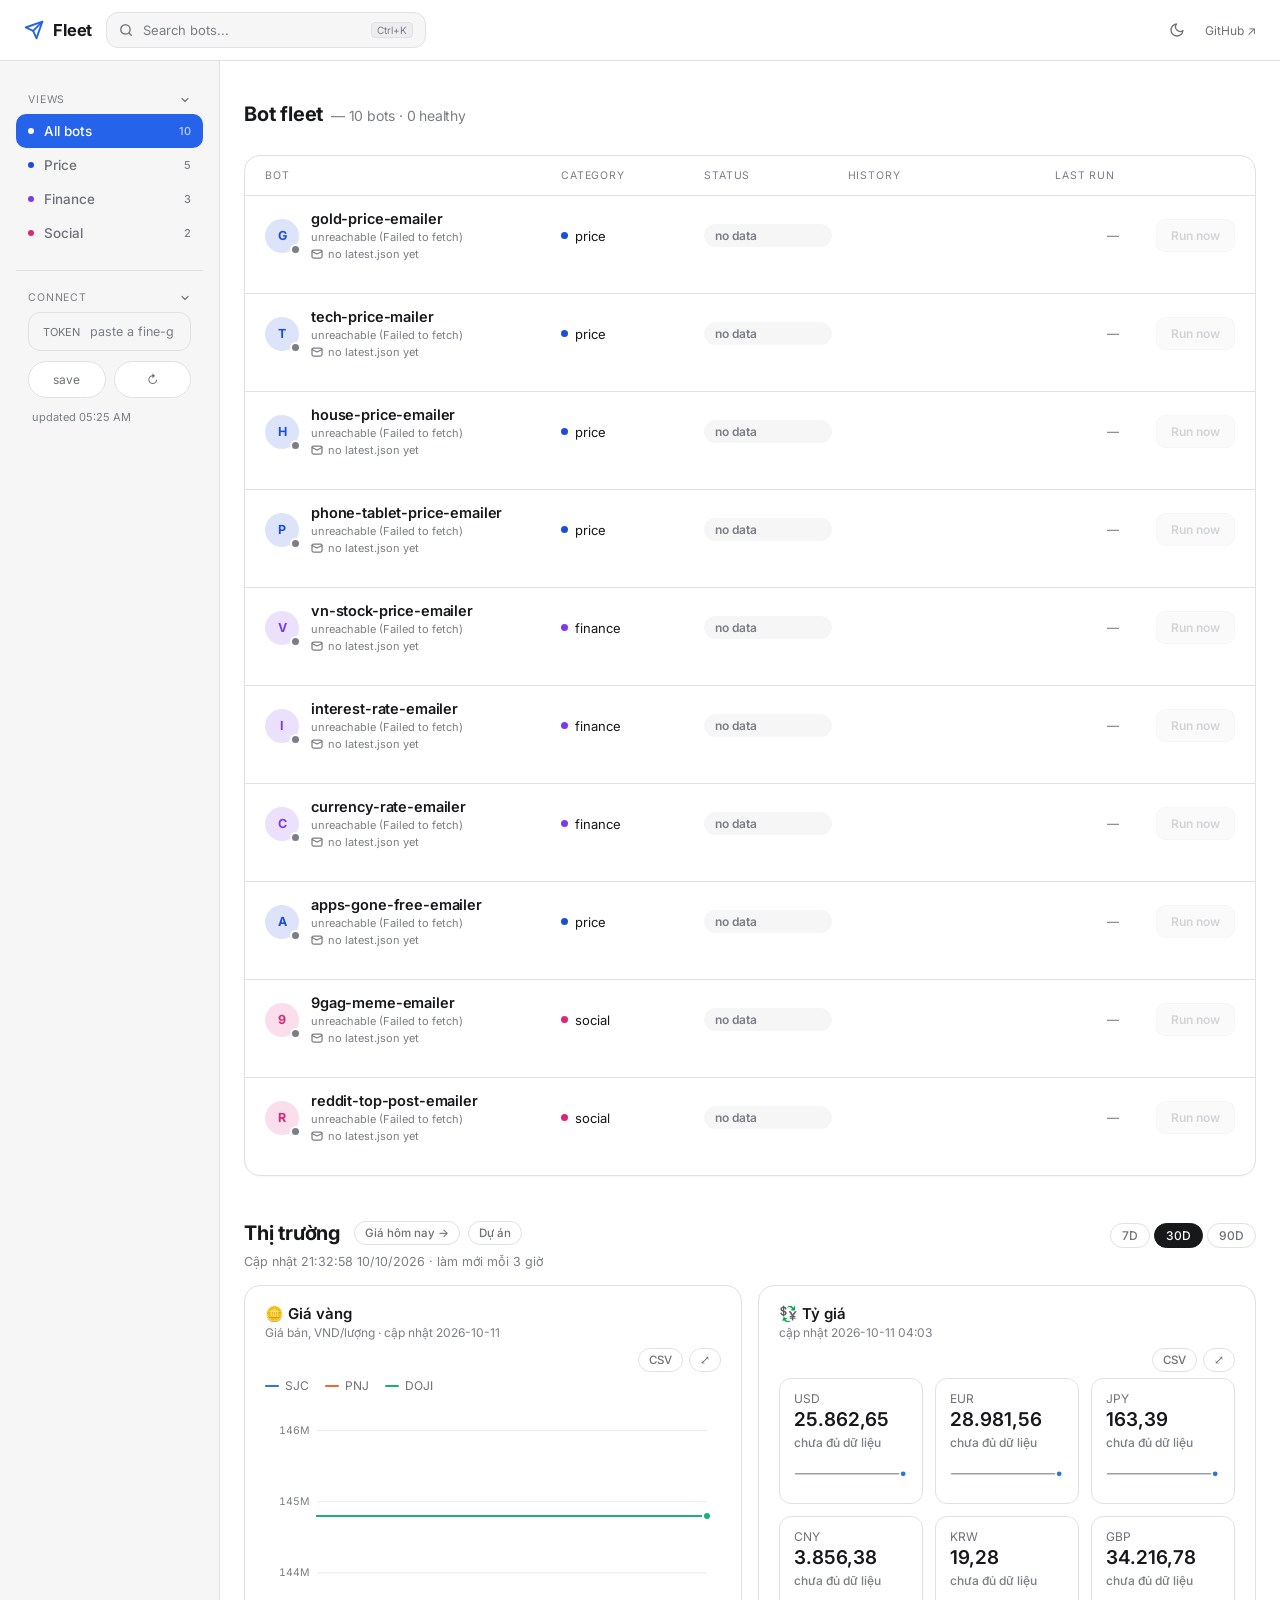
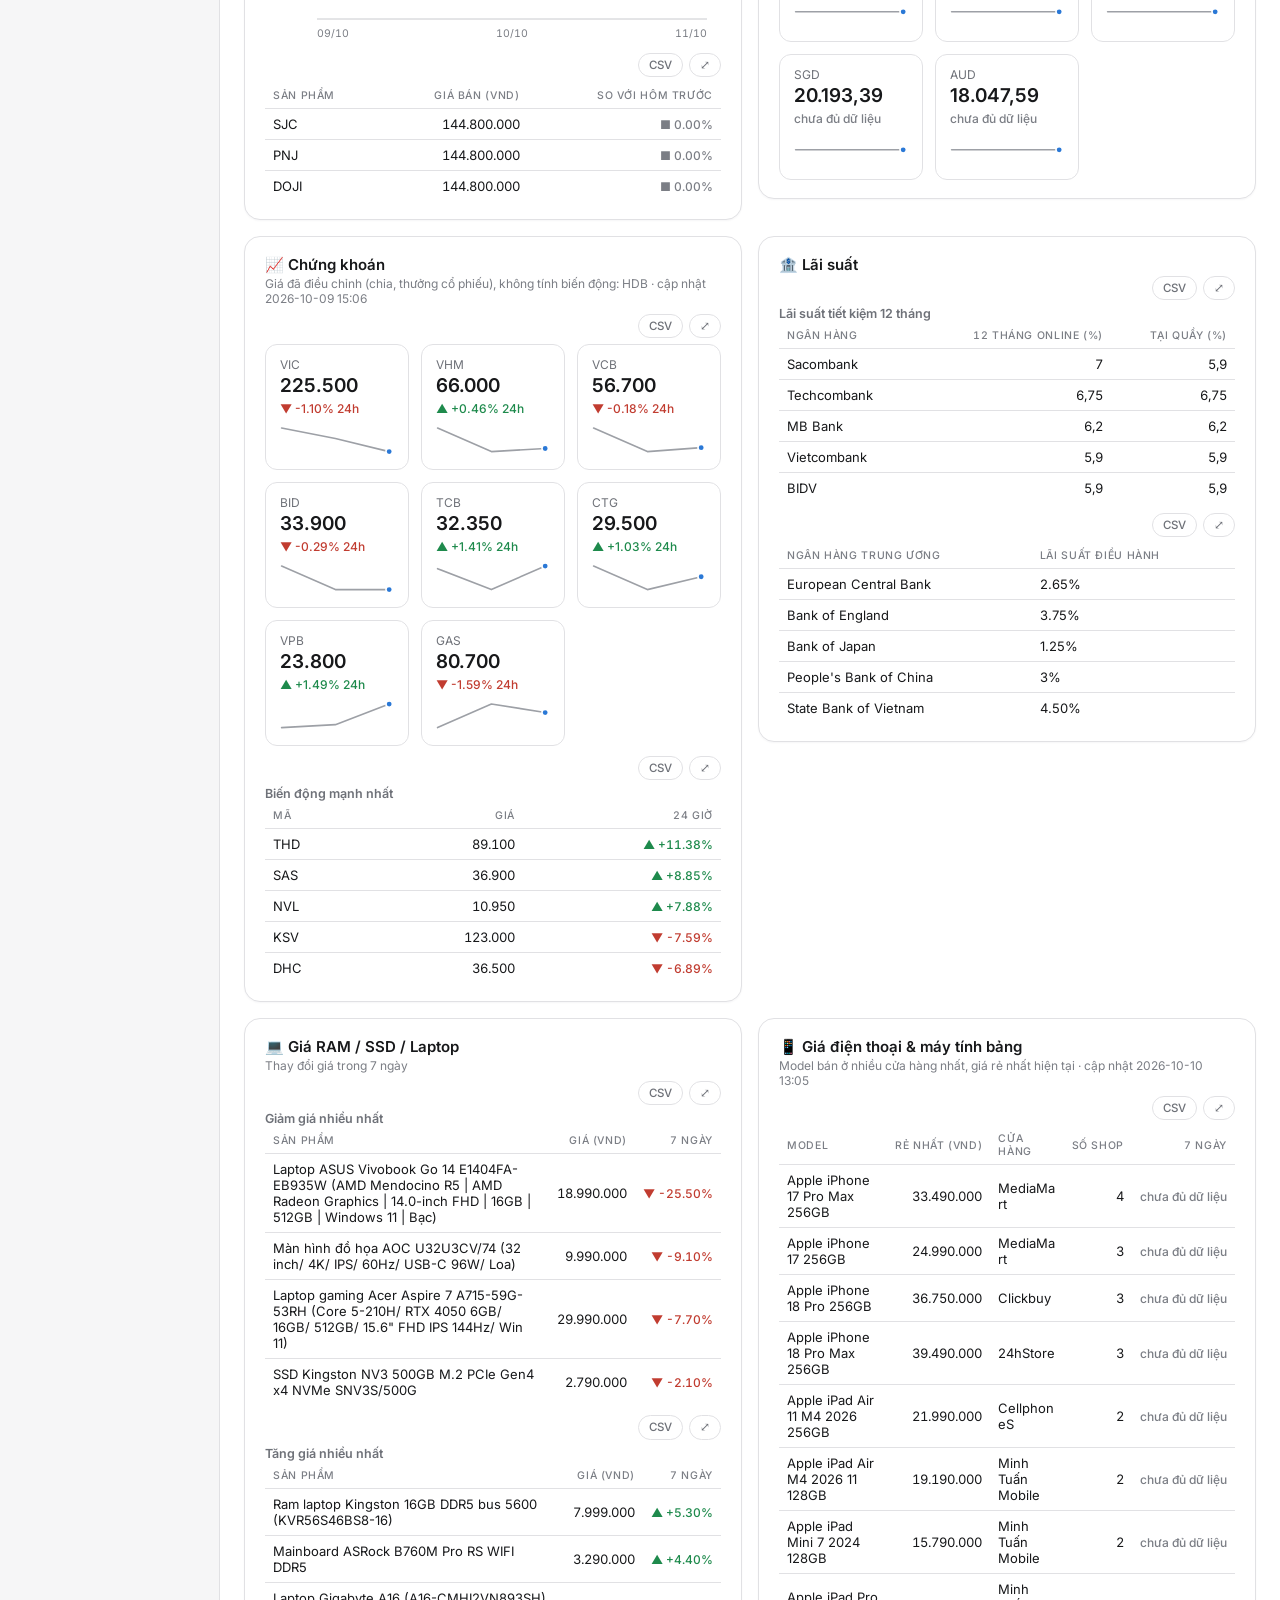
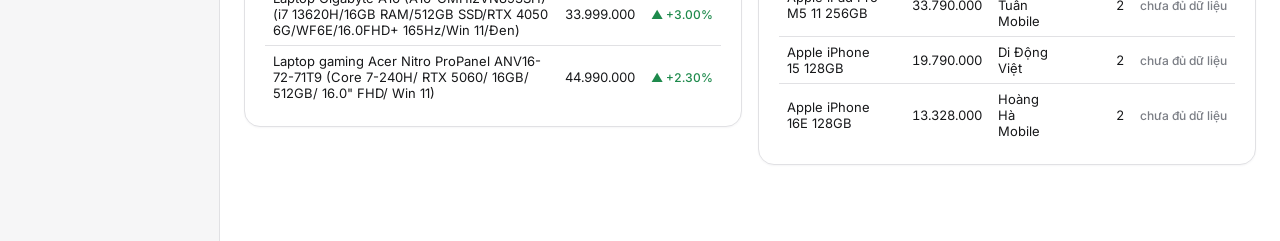
<file: index.html>
<!DOCTYPE html>
<html lang="en">
<head>
<meta charset="UTF-8">
<meta name="viewport" content="width=device-width, initial-scale=1.0">
<title>Fleet — tuongphanbase</title>
<link rel="preconnect" href="https://fonts.googleapis.com">
<link href="https://fonts.googleapis.com/css2?family=Inter:wght@400;500;600;700;800&display=swap" rel="stylesheet">
<link rel="stylesheet" href="theme.css">
<link rel="stylesheet" href="markets.css">
<style>

html[data-theme="dark"] .avatar.price{background:rgba(91,141,239,.16);}
html[data-theme="dark"] .avatar.finance{background:rgba(167,139,250,.16);}
html[data-theme="dark"] .avatar.social{background:rgba(244,114,182,.16);}
html[data-theme="dark"] .status-pill.success{background:rgba(52,199,123,.15);}
html[data-theme="dark"] .status-pill.failure{background:rgba(224,87,74,.15);}

/* ---------- Reset & accessibility base ---------- */
*{box-sizing:border-box;}
:focus-visible{outline:2px solid var(--text);outline-offset:2px;}
@media (prefers-reduced-motion: reduce){
  *{animation-duration:.001ms !important;transition-duration:.001ms !important;}
}
body{
  margin:0;
  background:var(--canvas);
  color:var(--text);
  font-family:var(--font-body);
  -webkit-font-smoothing:antialiased;
}
@keyframes pulse{0%,100%{opacity:1;}50%{opacity:.3;}}

/* ---------- Topbar ---------- */
.topbar{
  display:flex;
  align-items:center;
  gap:14px;
  padding:12px 24px;
  background:var(--bg);
  border-bottom:1px solid var(--border);
  position:sticky;
  top:0;
  z-index:10;
  flex-wrap:wrap;
}
.brand{display:flex;align-items:center;gap:9px;flex-shrink:0;}
.brand-icon{color:var(--brand);flex-shrink:0;}
.brand-name{font-family:var(--font-display);font-weight:700;font-size:16.5px;letter-spacing:-0.01em;}
.topbar-search{
  display:flex;align-items:center;gap:8px;
  background:var(--canvas);
  border:1px solid var(--border);
  border-radius:var(--radius-md);
  padding:8px 12px;
  flex:1;max-width:320px;min-width:140px;
}
.topbar-search svg{color:var(--text-tertiary);flex-shrink:0;}
.topbar-search input{
  border:none;background:transparent;outline:none;
  font-family:var(--font-body);font-size:13px;color:var(--text);width:100%;
}
.topbar-search input::placeholder{color:var(--text-tertiary);}
.kbd-hint{
  font-family:var(--font-body);font-size:10px;color:var(--text-tertiary);
  background:var(--surface-alt);border:1px solid var(--border);
  border-radius:4px;padding:1px 5px;flex-shrink:0;
}
.topbar-search:focus-within .kbd-hint{display:none;}
.topbar-right{margin-left:auto;display:flex;align-items:center;gap:16px;}
.theme-toggle{
  background:none;border:none;cursor:pointer;color:var(--text-secondary);
  display:flex;align-items:center;padding:4px;border-radius:6px;transition:.15s;
}
.theme-toggle:hover{color:var(--text);background:var(--canvas);}
.topbar-link{font-family:var(--font-body);font-size:12px;color:var(--text-secondary);text-decoration:none;}
.topbar-link:hover{color:var(--text);}

/* ---------- Shell: sidebar + main ---------- */
.app-shell{display:flex;}
.sidebar{width:220px;flex-shrink:0;padding:32px 16px;position:sticky;top:57px;border-right:1px solid var(--border);background:var(--canvas);}
.sidebar-label{
  font-family:var(--font-body);font-size:10.5px;color:var(--text-tertiary);
  text-transform:uppercase;letter-spacing:.08em;padding:0 12px;margin-bottom:8px;
}
.sidebar-section + .sidebar-section{border-top:1px solid var(--border);margin-top:20px;padding-top:20px;}
summary.sidebar-label{
  cursor:pointer;list-style:none;
  display:flex;align-items:center;justify-content:space-between;
}
summary.sidebar-label::-webkit-details-marker{display:none;}
summary.sidebar-label::marker{content:'';}
.chevron{color:var(--text-tertiary);transition:transform .15s;flex-shrink:0;}
details[open] > summary .chevron{transform:rotate(90deg);}
.nav-item{
  display:flex;align-items:center;gap:10px;
  padding:9px 12px;border-radius:10px;
  font-size:13.5px;font-weight:500;color:var(--text-secondary);
  cursor:pointer;transition:.15s;text-decoration:none;
}
.nav-item:hover{background:var(--bg);color:var(--text);}
.nav-item .dot{width:6px;height:6px;border-radius:50%;flex-shrink:0;background:var(--text-tertiary);}
.nav-item.price .dot{background:var(--cat-price);}
.nav-item.finance .dot{background:var(--cat-finance);}
.nav-item.social .dot{background:var(--cat-social);}
.nav-item.active{background:var(--brand);color:#fff;}
.nav-item.active .dot{background:#fff;}
.nav-item .count{margin-left:auto;font-family:var(--font-body);font-size:11px;color:var(--text-tertiary);}
.nav-item.active .count{color:rgba(255,255,255,.7);}

.sidebar-token{padding:0 12px;}

.main-content{flex:1;min-width:0;background:var(--bg);}
.wrap{padding:40px 24px 60px;}

/* ---------- Page header ---------- */
header{margin-bottom:28px;}
h1{
  font-family:var(--font-display);font-weight:700;font-size:20px;line-height:1.3;
  margin:0;letter-spacing:-0.01em;color:var(--text);
}
.header-count{font-weight:400;font-size:14px;color:var(--text-tertiary);margin-left:4px;}

.token-box{
  display:flex;align-items:center;gap:8px;
  background:var(--canvas);border:1px solid var(--border);border-radius:var(--radius-md);
  padding:10px 14px;width:100%;transition:border-color .15s, box-shadow .15s;
}
.token-box:focus-within{border-color:var(--text);box-shadow:0 0 0 3px var(--focus-ring);}
.token-box input{border:none;background:transparent;outline:none;color:var(--text);font-family:var(--font-body);font-size:12.5px;width:100%;}
.token-box input::placeholder{color:var(--text-tertiary);}
.token-box label{font-family:var(--font-body);font-size:11px;color:var(--text-secondary);white-space:nowrap;}
.side-actions{display:flex;gap:8px;margin-top:10px;}
.side-actions button.ghost{flex:1;}
.rate{font-family:var(--font-body);font-size:11px;color:var(--text-tertiary);margin:12px 4px 0;}

button.ghost{
  background:var(--bg);border:1px solid var(--border);color:var(--text-secondary);
  font-family:var(--font-body);font-size:12px;padding:10px 16px;
  border-radius:var(--radius-pill);cursor:pointer;transition:.15s;
}
button.ghost:hover{border-color:var(--text);color:var(--text);}
button.ghost:active{background:var(--surface-alt);}

/* ---------- Filter tabs (mobile fallback for the sidebar) ---------- */
.filter-tabs{display:none;gap:6px;margin-bottom:20px;flex-wrap:wrap;}
.tab{
  font-family:var(--font-body);font-size:13px;font-weight:600;
  background:transparent;border:1px solid transparent;color:var(--text-secondary);
  padding:8px 14px;border-radius:var(--radius-sm);cursor:pointer;transition:.15s;
}
.tab:hover{color:var(--text);}
.tab.active{background:var(--brand);color:#fff;}

/* ---------- Bot list (genuine table, not cards) ---------- */

.empty-state{
  display:none;text-align:center;padding:52px 24px;
  background:var(--bg);border:1px solid var(--border);border-radius:var(--radius-lg);
  font-family:var(--font-body);font-size:13px;color:var(--text-secondary);
}
.empty-state .detail{color:var(--text);font-weight:600;}
.empty-state .clear-btn{
  display:inline-block;margin-top:14px;padding:4px;
  font-family:var(--font-body);font-size:12px;color:var(--text);
  text-decoration:underline;cursor:pointer;background:none;border:none;
}

.table-card{
  background:var(--bg);border:1px solid var(--border);border-radius:var(--radius-lg);
  box-shadow:var(--shadow-card);overflow:hidden;
}
.table-head{
  display:grid;grid-template-columns:2.2fr 1fr 1fr 1.3fr 90px 100px;gap:16px;
  padding:13px 20px;border-bottom:1px solid var(--border);
  font-family:var(--font-body);font-size:10.5px;color:var(--text-tertiary);
  text-transform:uppercase;letter-spacing:.08em;
}
.th-sort{cursor:pointer;user-select:none;display:flex;align-items:center;gap:4px;transition:color .15s;}
.th-sort:hover{color:var(--text);}
.th-sort-right{justify-content:flex-end;}
.sort-arrow{font-size:9px;opacity:0;transition:opacity .15s;}
.th-sort.sort-active{color:var(--text);}
.th-sort.sort-active .sort-arrow{opacity:1;}
.board{min-width:640px;} /* lets the table scroll horizontally on narrow screens instead of breaking */
.table-scroll{overflow-x:auto;}

.row{
  display:grid;grid-template-columns:2.2fr 1fr 1fr 1.3fr 90px 100px;gap:16px;align-items:center;
  padding:14px 20px;border-bottom:1px solid var(--border);transition:background .15s;
}
.row:last-child{border-bottom:none;}
.row:hover{background:var(--canvas);}

.cell-bot{display:flex;align-items:center;gap:12px;min-width:0;}
.avatar{
  position:relative;width:34px;height:34px;border-radius:50%;flex-shrink:0;
  display:flex;align-items:center;justify-content:center;
  font-family:var(--font-display);font-weight:700;font-size:12.5px;
}
.avatar.price{background:rgba(29,78,216,.15);color:var(--cat-price);}
.avatar.finance{background:rgba(124,58,237,.15);color:var(--cat-finance);}
.avatar.social{background:rgba(219,39,119,.15);color:var(--cat-social);}
.avatar.none{background:var(--surface-alt);color:var(--text-secondary);}
.avatar .light{
  position:absolute;bottom:-2px;right:-2px;width:11px;height:11px;border-radius:50%;
  background:var(--text-tertiary);border:2.5px solid var(--bg);
}
.light.success{background:var(--success);}
.light.failure{background:var(--danger);}
.light.pending{background:var(--text-tertiary);animation:pulse 1.4s ease-in-out infinite;}

.name{font-family:var(--font-display);font-weight:600;font-size:14.5px;letter-spacing:-0.01em;}
.name a{color:var(--text);text-decoration:none;}
.name a:hover{text-decoration:underline;}
.meta{font-family:var(--font-body);font-size:11px;color:var(--text-tertiary);margin-top:3px;}
.skeleton{
  display:inline-block;height:11px;border-radius:3px;
  background:linear-gradient(90deg, var(--surface-alt) 25%, var(--border) 50%, var(--surface-alt) 75%);
  background-size:200% 100%;animation:shimmer 1.4s ease-in-out infinite;
}
@keyframes shimmer{0%{background-position:200% 0;}100%{background-position:-200% 0;}}

.mail-line{
  font-family:var(--font-body);font-size:11px;color:var(--text-secondary);margin-top:3px;
  cursor:pointer;display:flex;align-items:center;gap:5px;max-width:100%;
}
.mail-line:hover{color:var(--text);}
.mail-line .ico{color:var(--text-tertiary);flex-shrink:0;display:inline-flex;}
.mail-line .subj{overflow:hidden;text-overflow:ellipsis;white-space:nowrap;}
.mail-line.empty{color:var(--text-tertiary);cursor:default;}
.mail-line.empty:hover{color:var(--text-tertiary);}

/* Category: colored dot + plain label — matches the TYPE column exactly */
.dot-label{display:flex;align-items:center;gap:7px;font-size:13px;color:var(--text);white-space:nowrap;}
.dot-label .dot{width:7px;height:7px;border-radius:50%;flex-shrink:0;background:var(--text-tertiary);}
.dot-label.price .dot{background:var(--cat-price);}
.dot-label.finance .dot{background:var(--cat-finance);}
.dot-label.social .dot{background:var(--cat-social);}

/* Status: soft-tint pill — matches the STATUS column exactly (a different pattern from category, confirmed by direct evidence) */
.status-pill{
  display:inline-block;font-size:12px;font-weight:600;
  padding:4px 11px;border-radius:var(--radius-pill);white-space:nowrap;
}
.status-pill.success{background:rgba(30,138,76,.12);color:var(--success);}
.status-pill.failure{background:rgba(193,60,48,.12);color:var(--danger);}
.status-pill.pending{background:var(--surface-alt);color:var(--text-secondary);}
.status-pill.unknown{background:var(--canvas);color:var(--text-tertiary);}

.pulse-track{display:flex;gap:3px;align-items:flex-end;height:18px;}
.pulse-bar{width:5px;border-radius:1px;background:var(--border);}
.pulse-bar.success{background:var(--success);}
.pulse-bar.failure{background:var(--danger);}

.cell-time{font-family:var(--font-body);font-size:12px;color:var(--text-secondary);text-align:right;}

.mail-panel{
  grid-column:1 / -1;
  max-height:0;opacity:0;overflow:hidden;margin:0;padding:0 14px;
  background:var(--canvas);border:1px solid transparent;border-left:3px solid var(--text);
  border-radius:0 var(--radius-md) var(--radius-md) 0;
  font-family:var(--font-body);font-size:12px;line-height:1.7;
  transition:max-height .25s ease, opacity .2s ease, margin-top .25s ease, padding .25s ease;
}
.mail-panel.open{max-height:400px;opacity:1;margin-top:14px;padding:14px;border-color:var(--border);}
.mail-panel .subject{color:var(--text);font-weight:600;margin-bottom:6px;}
.mail-panel .body-text{color:var(--text-secondary);white-space:pre-wrap;}
.mail-panel .sent{color:var(--text-tertiary);font-size:11px;margin-top:10px;}

.run-btn{
  font-family:var(--font-body);font-size:12px;font-weight:600;
  background:var(--brand);border:1px solid var(--brand);color:#fff;
  padding:8px 14px;border-radius:var(--radius-sm);cursor:pointer;text-align:center;
  transition:.15s;justify-self:end;
}
.run-btn:hover{background:var(--brand-dark);border-color:var(--brand-dark);}
.run-btn:active:not(:disabled){transform:scale(.96);}
.run-btn:disabled{opacity:.3;cursor:not-allowed;background:var(--surface-alt);border-color:var(--border);color:var(--text-secondary);}
.run-btn.busy{background:var(--bg);color:var(--brand);border-color:var(--brand);}

/* ---------- Responsive ---------- */
@media (max-width:640px){
  .app-shell{display:block;}
  .sidebar{width:100%;position:static;padding:20px 16px 0;border-right:none;border-bottom:1px solid var(--border);}
  .views-section{display:none;} /* filter-tabs replaces this on mobile */
  .sidebar-section + .sidebar-section{margin-top:0;border-top:none;padding-top:0;} /* cancel the divider — its sibling is hidden, not gone from the DOM */
  .topbar-search{display:none;}
  .filter-tabs{display:flex;}
  h1{font-size:22px;}
}

</style>
</head>
<body>

<div class="topbar">
  <div class="brand">
    <svg class="brand-icon" width="20" height="20" viewBox="0 0 24 24" fill="none" stroke="currentColor" stroke-width="2.25" stroke-linecap="round" stroke-linejoin="round"><path d="m22 2-7 20-4-9-9-4Z"/><path d="M22 2 11 13"/></svg>
    <span class="brand-name">Fleet</span>
  </div>
  <div class="topbar-search">
    <svg width="14" height="14" viewBox="0 0 24 24" fill="none" stroke="currentColor" stroke-width="2.5" stroke-linecap="round" stroke-linejoin="round"><circle cx="11" cy="11" r="8"/><path d="m21 21-4.3-4.3"/></svg>
    <input id="topSearch" type="text" placeholder="Search bots...">
    <kbd class="kbd-hint">Ctrl+K</kbd>
  </div>
  <div class="topbar-right">
    <button class="theme-toggle" id="themeToggle" title="Toggle dark mode">
      <svg id="themeIcon" width="16" height="16" viewBox="0 0 24 24" fill="none" stroke="currentColor" stroke-width="2" stroke-linecap="round" stroke-linejoin="round"><path d="M21 12.79A9 9 0 1 1 11.21 3 7 7 0 0 0 21 12.79z"/></svg>
    </button>
    <a class="topbar-link" id="ghOrgLink" href="#" target="_blank" rel="noopener">GitHub ↗</a>
  </div>
</div>

<div class="app-shell">
  <aside class="sidebar">
    <details class="sidebar-section views-section" open>
      <summary class="sidebar-label">
        views
        <svg class="chevron" width="12" height="12" viewBox="0 0 24 24" fill="none" stroke="currentColor" stroke-width="2.5" stroke-linecap="round" stroke-linejoin="round"><path d="m9 18 6-6-6-6"/></svg>
      </summary>
      <nav>
        <a class="nav-item active" data-filter="all"><span class="dot"></span>All bots<span class="count" id="countAll">—</span></a>
        <a class="nav-item price" data-filter="price"><span class="dot"></span>Price<span class="count" id="countPrice">—</span></a>
        <a class="nav-item finance" data-filter="finance"><span class="dot"></span>Finance<span class="count" id="countFinance">—</span></a>
        <a class="nav-item social" data-filter="social"><span class="dot"></span>Social<span class="count" id="countSocial">—</span></a>
      </nav>
    </details>

    <details class="sidebar-section" open>
      <summary class="sidebar-label">
        connect
        <svg class="chevron" width="12" height="12" viewBox="0 0 24 24" fill="none" stroke="currentColor" stroke-width="2.5" stroke-linecap="round" stroke-linejoin="round"><path d="m9 18 6-6-6-6"/></svg>
      </summary>
      <div class="sidebar-token">
      <div class="token-box">
        <label for="tok">TOKEN</label>
        <input id="tok" type="password" placeholder="paste a fine-grained PAT to enable Run now">
      </div>
      <div class="side-actions">
        <button class="ghost" id="saveTok">save</button>
        <button class="ghost" id="refresh" title="Refresh now">↻</button>
      </div>
      <div class="rate" id="rateInfo"></div>
      <div class="rate" id="lastUpdated"></div>
    </div>
    </details>
  </aside>

  <main class="main-content">
<div class="wrap">

  <header>
    <h1>Bot fleet<span class="header-count" id="listCount"> — bots</span></h1>
  </header>

  <div class="filter-tabs">
    <button class="tab active" data-filter="all">All</button>
    <button class="tab" data-filter="price">Price</button>
    <button class="tab" data-filter="finance">Finance</button>
    <button class="tab" data-filter="social">Social</button>
  </div>

  <div class="table-card">
    <div class="table-scroll">
      <div class="table-head">
        <div class="th-sort" data-sort="bot">bot<span class="sort-arrow"></span></div>
        <div class="th-sort" data-sort="category">category<span class="sort-arrow"></span></div>
        <div class="th-sort" data-sort="status">status<span class="sort-arrow"></span></div>
        <div>history</div>
        <div class="th-sort th-sort-right" data-sort="time" style="text-align:right">last run<span class="sort-arrow"></span></div>
        <div></div>
      </div>
      <div class="board" id="board">
        <!-- rows injected here -->
      </div>
    </div>
  </div>
  <div class="empty-state" id="emptyState">
    <div>no bots match<span class="detail" id="emptyStateDetail"></span></div>
    <button class="clear-btn" id="clearFiltersBtn">clear filters</button>
  </div>

  <section class="markets" id="markets" aria-labelledby="marketsTitle">
    <div class="markets-head">
      <div class="markets-title">
        <h1 id="marketsTitle">Thị trường</h1>
        <a class="m-tool" href="prices.html">Giá hôm nay →</a>
        <a class="m-tool" href="projects.html">Dự án</a>
      </div>
      <div class="range-tabs" role="group" aria-label="Time range">
        <button data-range="7" aria-pressed="false">7D</button>
        <button data-range="30" aria-pressed="true">30D</button>
        <button data-range="90" aria-pressed="false">90D</button>
      </div>
    </div>
    <p class="markets-sub" id="marketsUpdated">loading…</p>

    <div id="mSections"></div>
  </section>

</div>
  </main>
</div>

<script>
/* ============================================================
   Theme — runs first, before anything else, to minimize any
   flash of the wrong theme.
   ============================================================ */
const MOON_ICON = '<path d="M21 12.79A9 9 0 1 1 11.21 3 7 7 0 0 0 21 12.79z"/>';
const SUN_ICON = '<circle cx="12" cy="12" r="5"/><line x1="12" y1="1" x2="12" y2="3"/><line x1="12" y1="21" x2="12" y2="23"/><line x1="4.22" y1="4.22" x2="5.64" y2="5.64"/><line x1="18.36" y1="18.36" x2="19.78" y2="19.78"/><line x1="1" y1="12" x2="3" y2="12"/><line x1="21" y1="12" x2="23" y2="12"/><line x1="4.22" y1="19.78" x2="5.64" y2="18.36"/><line x1="18.36" y1="5.64" x2="19.78" y2="4.22"/>';

function applyTheme(theme){
  document.documentElement.setAttribute('data-theme', theme);
  document.getElementById('themeIcon').innerHTML = theme === 'dark' ? SUN_ICON : MOON_ICON;
  localStorage.setItem('fleet_theme', theme);
}
applyTheme(localStorage.getItem('fleet_theme') || (window.matchMedia('(prefers-color-scheme: dark)').matches ? 'dark' : 'light'));
document.getElementById('themeToggle').addEventListener('click', () => {
  applyTheme(document.documentElement.getAttribute('data-theme') === 'dark' ? 'light' : 'dark');
});

/* ============================================================
   State — populated once config.json loads. index.html itself
   never needs editing to add/remove/relabel a bot.
   ============================================================ */
let OWNER, REPOS;
let currentFilter = localStorage.getItem('fleet_filter') || 'all';
let searchQuery = localStorage.getItem('fleet_search') || '';

const board    = document.getElementById('board');
const tokInput = document.getElementById('tok');
const rateInfo = document.getElementById('rateInfo');

/* ============================================================
   Boot
   ============================================================ */
async function loadConfig(){
  try{
    const res = await fetch('./config.json?_=' + Date.now());
    if(!res.ok) throw new Error(`HTTP ${res.status}`);
    const cfg = await res.json();
    OWNER = cfg.owner;
    REPOS = cfg.repos || [];

    document.getElementById('ghOrgLink').href = `https://github.com/${OWNER}`;
    updateSidebarCounts();
    renderAll();
    updateLastRefreshed();

    setInterval(() => {
      REPOS.forEach(loadRepo);
      REPOS.forEach(loadLatestEmail);
      updateLastRefreshed();
    }, 5 * 60 * 1000);
  }catch(e){
    board.innerHTML = `<div style="padding:20px 4px;color:var(--danger);font-family:var(--font-body);font-size:12.5px;">couldn't load config.json (${e.message}) — make sure it sits in the same folder as index.html.</div>`;
  }
}

/* ============================================================
   Controls: token persistence, search, filters, keyboard
   ============================================================ */
tokInput.value = localStorage.getItem('gh_pat') || '';
document.getElementById('saveTok').addEventListener('click', () => {
  localStorage.setItem('gh_pat', tokInput.value.trim());
  renderAll();
});
document.getElementById('refresh').addEventListener('click', renderAll);

function setFilter(filter){
  currentFilter = filter;
  localStorage.setItem('fleet_filter', filter);
  document.querySelectorAll('[data-filter]').forEach(el => {
    el.classList.toggle('active', el.dataset.filter === filter);
  });
  applyFilter();
}
document.querySelectorAll('[data-filter]').forEach(el => {
  el.addEventListener('click', () => setFilter(el.dataset.filter));
});
if(currentFilter !== 'all'){
  document.querySelectorAll('[data-filter]').forEach(el => {
    el.classList.toggle('active', el.dataset.filter === currentFilter);
  });
}

document.getElementById('topSearch').value = searchQuery;
document.getElementById('topSearch').addEventListener('input', (e) => {
  searchQuery = e.target.value.trim().toLowerCase();
  localStorage.setItem('fleet_search', searchQuery);
  applyFilter();
});
document.getElementById('clearFiltersBtn').addEventListener('click', () => {
  searchQuery = '';
  localStorage.setItem('fleet_search', '');
  document.getElementById('topSearch').value = '';
  setFilter('all');
});
document.addEventListener('keydown', (e) => {
  if((e.ctrlKey || e.metaKey) && e.key.toLowerCase() === 'k'){
    e.preventDefault();
    const box = document.getElementById('topSearch');
    box.focus();
    box.select();
  }
});

function applyFilter(){
  let visible = 0;
  document.querySelectorAll('.row').forEach(row => {
    const matchesCategory = (currentFilter === 'all' || row.dataset.category === currentFilter);
    const matchesSearch = !searchQuery || row.id.toLowerCase().includes(searchQuery);
    const show = matchesCategory && matchesSearch;
    row.style.display = show ? '' : 'none';
    if(show) visible++;
  });

  const total = REPOS ? REPOS.length : 0;
  const healthy = document.querySelectorAll('.light.success').length;
  const countText = visible === total ? `${total} bots` : `${visible} of ${total}`;
  const listCount = document.getElementById('listCount');
  if(listCount) listCount.textContent = ` — ${countText} · ${healthy} healthy`;

  const emptyState = document.getElementById('emptyState');
  const tableCard = document.querySelector('.table-card');
  if(visible === 0){
    const bits = [];
    if(currentFilter !== 'all') bits.push(`category "${currentFilter}"`);
    if(searchQuery) bits.push(`search "${searchQuery}"`);
    document.getElementById('emptyStateDetail').textContent = bits.length ? ` for ${bits.join(' + ')}` : '';
    emptyState.style.display = 'block';
    if(tableCard) tableCard.style.display = 'none';
  }else{
    emptyState.style.display = 'none';
    if(tableCard) tableCard.style.display = '';
  }
}

/* ============================================================
   Column sorting
   ============================================================ */
let currentSort = JSON.parse(localStorage.getItem('fleet_sort') || 'null') || { field: null, dir: 'asc' };

function sortValue(row, field){
  if(field === 'bot') return row.id.toLowerCase();
  if(field === 'category') return (row.dataset.category || '').toLowerCase();
  if(field === 'status') return Number(row.dataset.statusSort ?? 9);
  if(field === 'time') return Number(row.dataset.timeSort ?? 0);
  return '';
}

function applySort(){
  if(!currentSort.field) return;
  const rows = Array.from(document.querySelectorAll('.row'));
  const dir = currentSort.dir === 'asc' ? 1 : -1;
  rows.sort((a, b) => {
    const va = sortValue(a, currentSort.field), vb = sortValue(b, currentSort.field);
    if(va < vb) return -1 * dir;
    if(va > vb) return 1 * dir;
    return 0;
  });
  rows.forEach(r => board.appendChild(r));
  updateSortIndicators();
}

function updateSortIndicators(){
  document.querySelectorAll('.th-sort').forEach(th => {
    const active = th.dataset.sort === currentSort.field;
    th.classList.toggle('sort-active', active);
    th.querySelector('.sort-arrow').textContent = active ? (currentSort.dir === 'asc' ? '▲' : '▼') : '';
  });
}

document.querySelectorAll('.th-sort').forEach(th => {
  th.addEventListener('click', () => {
    const field = th.dataset.sort;
    currentSort = (currentSort.field === field)
      ? { field, dir: currentSort.dir === 'asc' ? 'desc' : 'asc' }
      : { field, dir: 'asc' };
    localStorage.setItem('fleet_sort', JSON.stringify(currentSort));
    applySort();
  });
});

/* ============================================================
   Sidebar / overview numbers
   ============================================================ */
function updateSidebarCounts(){
  const counts = { price: 0, finance: 0, social: 0 };
  REPOS.forEach(r => { if(counts[r.category] !== undefined) counts[r.category]++; });
  document.getElementById('countAll').textContent = REPOS.length;
  document.getElementById('countPrice').textContent = counts.price;
  document.getElementById('countFinance').textContent = counts.finance;
  document.getElementById('countSocial').textContent = counts.social;
}

function refreshStats(){
  applyFilter(); // re-derives the header's "N bots · N healthy" text as each repo's status resolves
}

function updateLastRefreshed(){
  const el = document.getElementById('lastUpdated');
  if(el) el.textContent = `updated ${new Date().toLocaleTimeString([], {hour:'2-digit', minute:'2-digit'})}`;
}

/* ============================================================
   Small helpers
   ============================================================ */
function timeAgo(iso){
  if(!iso) return '—';
  const s = Math.floor((Date.now() - new Date(iso).getTime())/1000);
  if(s < 60) return `${s}s ago`;
  const m = Math.floor(s/60); if(m < 60) return `${m}m ago`;
  const h = Math.floor(m/60); if(h < 24) return `${h}h ago`;
  const d = Math.floor(h/24); return `${d}d ago`;
}

function escapeHtml(str){
  const div = document.createElement('div');
  div.textContent = str;
  return div.innerHTML;
}

function conclusionInfo(run){
  if(!run) return {cls:'unknown', label:'no runs yet'};
  if(run.status !== 'completed') return {cls:'pending', label: run.status.replace('_',' ')};
  if(run.conclusion === 'success') return {cls:'success', label:'success'};
  if(run.conclusion === 'failure') return {cls:'failure', label:'failed'};
  return {cls:'unknown', label: run.conclusion || 'unknown'};
}

function pulseBars(runs){
  const last10 = runs.slice(0, 10).reverse();
  const bars = last10.map(r => {
    const ok = r.status === 'completed' && r.conclusion === 'success';
    const cls = r.status !== 'completed' ? '' : (ok ? 'success' : 'failure');
    return `<div class="pulse-bar ${cls}" style="height:${ok ? 20 : 12}px"></div>`;
  });
  while(bars.length < 10) bars.unshift(`<div class="pulse-bar" style="height:6px"></div>`);
  return bars.join('');
}

/* ============================================================
   Row rendering
   ============================================================ */
function rowSkeleton(repo){
  const initial = repo.name.charAt(0).toUpperCase();
  const cat = repo.category || 'none';
  return `
  <div class="row" id="row-${repo.name}" data-category="${cat}">
    <div class="cell-bot">
      <div class="avatar ${cat}">${initial}<div class="light"></div></div>
      <div style="min-width:0">
        <div class="name"><a href="https://github.com/${OWNER}/${repo.name}" target="_blank" rel="noopener">${repo.name}</a></div>
        <div class="meta"><span class="skeleton" style="width:110px"></span></div>
        <div class="mail-line empty" id="mail-line-${repo.name}" tabindex="0" role="button" aria-expanded="false"><span class="ico"><svg width="12" height="12" viewBox="0 0 24 24" fill="none" stroke="currentColor" stroke-width="2.5" stroke-linecap="round" stroke-linejoin="round"><rect x="2" y="4" width="20" height="16" rx="3"/><path d="m22 7-10 5L2 7"/></svg></span><span class="subj">—</span></div>
      </div>
    </div>
    <div class="dot-label ${cat}"><span class="dot"></span>${repo.category || '—'}</div>
    <div class="status-cell"><span class="skeleton" style="width:60px"></span></div>
    <div class="pulse-track"></div>
    <div class="cell-time">—</div>
    <button class="run-btn" disabled>Run now</button>
    <div class="mail-panel" id="mail-panel-${repo.name}"></div>
  </div>`;
}

function renderAll(){
  board.innerHTML = REPOS.map(rowSkeleton).join('');
  applyFilter();
  updateSortIndicators();
  REPOS.forEach(loadRepo);
  REPOS.forEach(loadLatestEmail);
}

/* ============================================================
   GitHub Actions: status + trigger
   ============================================================ */
async function fetchRuns(repo){
  const url = `https://api.github.com/repos/${OWNER}/${repo.name}/actions/runs?per_page=10`;
  const res = await fetch(url, { headers: { 'Accept': 'application/vnd.github+json' }});
  const remaining = res.headers.get('x-ratelimit-remaining');
  if(remaining) rateInfo.textContent = `github api rate limit remaining: ${remaining}`;
  if(!res.ok) throw new Error(`${res.status}`);
  const data = await res.json();
  return data.workflow_runs || [];
}

async function loadRepo(repo){
  const row = document.getElementById(`row-${repo.name}`);
  try{
    const runs = await fetchRuns(repo);
    const latest = runs[0];
    const info = conclusionInfo(latest);
    row.querySelector('.light').className = `light ${info.cls}`;
    row.querySelector('.meta').textContent = latest ? `#${latest.run_number} · ${latest.event}` : 'no workflow runs found';
    const statusCell = row.querySelector('.status-cell');
    statusCell.className = `status-pill status-cell ${info.cls}`;
    statusCell.textContent = info.label;
    row.querySelector('.cell-time').textContent = latest ? timeAgo(latest.run_started_at || latest.created_at) : '—';
    row.querySelector('.pulse-track').innerHTML = pulseBars(runs);
    row.dataset.statusSort = ({failure:0, pending:1, unknown:2, success:3})[info.cls] ?? 2;
    row.dataset.timeSort = latest ? new Date(latest.run_started_at || latest.created_at).getTime() : 0;
    const btn = row.querySelector('.run-btn');
    btn.disabled = false;
    btn.addEventListener('click', () => triggerRun(repo, btn));
  }catch(e){
    row.querySelector('.meta').textContent = `unreachable (${e.message})`;
    const statusCell = row.querySelector('.status-cell');
    statusCell.className = 'status-pill status-cell unknown';
    statusCell.textContent = 'no data';
    row.dataset.statusSort = 2;
    row.dataset.timeSort = 0;
  }
  refreshStats();
  applySort();
}

async function triggerRun(repo, btn){
  const token = localStorage.getItem('gh_pat');
  if(!token){
    alert('Paste a token in the sidebar and click "save" first — a fine-grained PAT with Actions read/write (or a classic PAT with repo scope) is needed to trigger runs.');
    return;
  }
  btn.disabled = true; btn.classList.add('busy'); btn.textContent = 'sending…';
  try{
    const res = await fetch(`https://api.github.com/repos/${OWNER}/${repo.name}/actions/workflows/${repo.workflow}/dispatches`, {
      method: 'POST',
      headers: {
        'Accept': 'application/vnd.github+json',
        'Authorization': `Bearer ${token}`
      },
      body: JSON.stringify({ ref: 'main' })
    });
    if(res.status === 204){
      btn.textContent = 'triggered ✓';
      setTimeout(() => loadRepo(repo), 3000);
    } else if(res.status === 401){
      btn.textContent = 'bad token';
      btn.title = '401: the token itself was rejected — check it was pasted in full, with no extra spaces, and hasn\'t expired';
    } else if(res.status === 403){
      btn.textContent = 'no permission';
      btn.title = '403: the token is valid but lacks the Actions: Read and write permission on this repo';
    } else if(res.status === 404){
      btn.textContent = 'not found';
      btn.title = '404: either this repo isn\'t in the token\'s selected-repositories list, or the workflow filename in config.json doesn\'t match what\'s actually in .github/workflows/';
    } else {
      btn.textContent = `error ${res.status}`;
    }
  }catch(e){
    btn.textContent = 'error';
  }
  setTimeout(() => { btn.disabled = false; btn.classList.remove('busy'); btn.textContent = 'Run now'; }, 2500);
}

/* ============================================================
   Last-sent email, read from each repo's own latest.json
   ============================================================ */
async function loadLatestEmail(repo){
  const lineEl  = document.getElementById(`mail-line-${repo.name}`);
  const panelEl = document.getElementById(`mail-panel-${repo.name}`);
  try{
    const res = await fetch(`https://raw.githubusercontent.com/${OWNER}/${repo.name}/main/latest.json?_=${Date.now()}`);
    if(!res.ok) throw new Error('not found');
    const data = await res.json();
    const subject = data.subject || '(no subject)';
    const body    = data.preview || data.body || '(no preview saved)';
    const sentAt  = data.sent_at || data.timestamp || null;

    lineEl.classList.remove('empty');
    lineEl.querySelector('.subj').textContent = subject;
    lineEl.title = 'click to view what was sent';
    panelEl.innerHTML = `
      <div class="subject">${escapeHtml(subject)}</div>
      <div class="body-text">${escapeHtml(body)}</div>
      <div class="sent">sent ${sentAt ? timeAgo(sentAt) : '—'}</div>
    `;
    const toggle = () => {
      const isOpen = panelEl.classList.toggle('open');
      lineEl.setAttribute('aria-expanded', isOpen ? 'true' : 'false');
    };
    lineEl.onclick = toggle;
    lineEl.onkeydown = (e) => {
      if(e.key === 'Enter' || e.key === ' '){ e.preventDefault(); toggle(); }
    };
  }catch(e){
    lineEl.classList.add('empty');
    lineEl.querySelector('.subj').textContent = 'no latest.json yet';
  }
}

loadConfig();
</script>

<script src="markets.js"></script>
<script>Markets.mount({sections: document.getElementById("mSections"), updated: document.getElementById("marketsUpdated"), tabs: document.querySelectorAll(".range-tabs button")});</script>
</body>
</html>
</file>
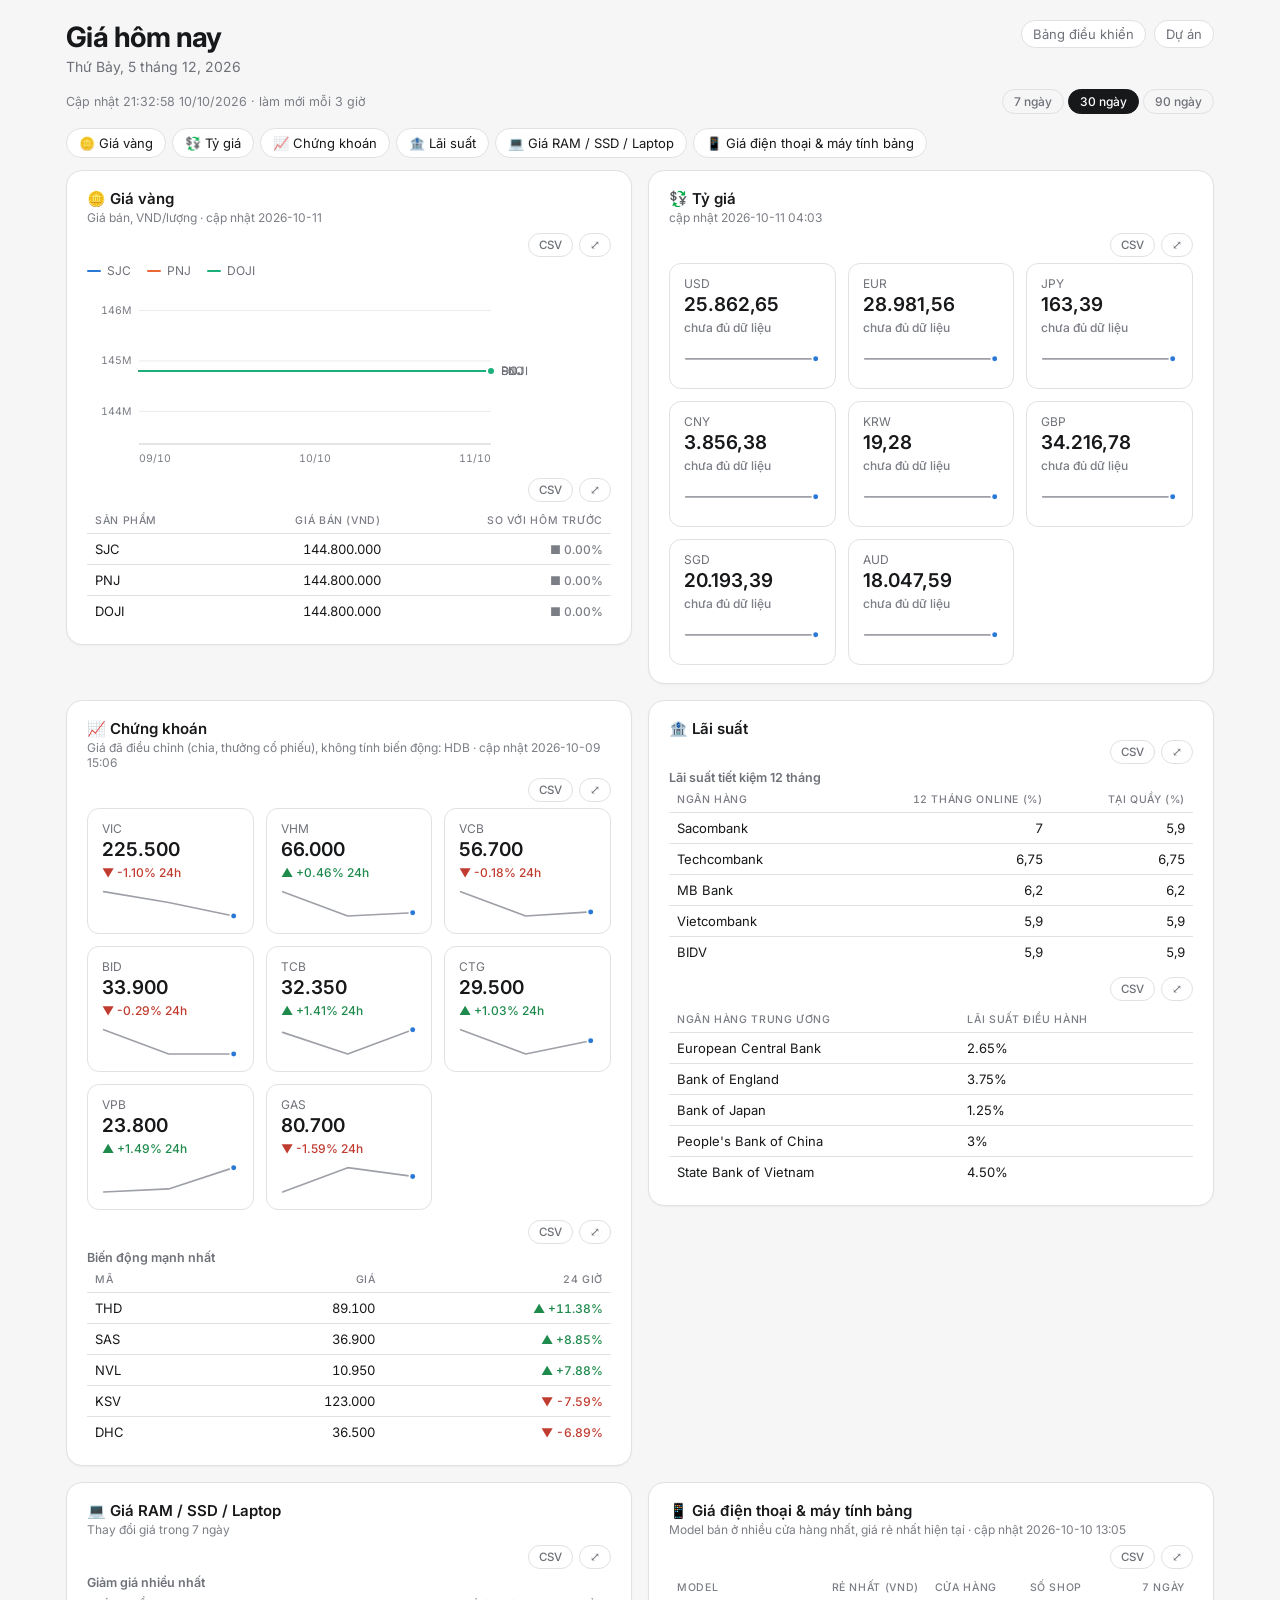
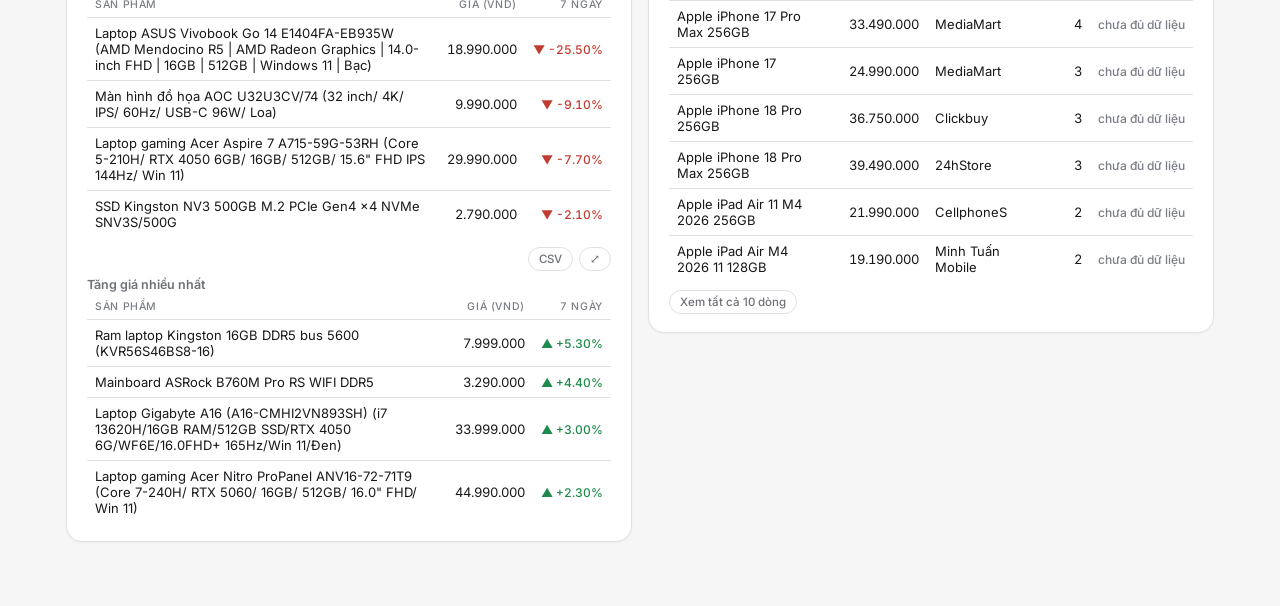
<file: prices.html>
<!DOCTYPE html>
<html lang="vi">
<head>
<meta charset="UTF-8">
<meta name="viewport" content="width=device-width, initial-scale=1.0">
<title>Giá hôm nay</title>
<meta name="description" content="Giá vàng, tỷ giá, chứng khoán, lãi suất và giá điện thoại hôm nay, trên một trang.">
<script>
  // Same theme choice as the dashboard (saved by index.html), else the system's.
  (function(){
    let t = null; try{ t = localStorage.getItem('fleet_theme'); }catch(e){}
    document.documentElement.setAttribute('data-theme', t || (matchMedia('(prefers-color-scheme: dark)').matches ? 'dark' : 'light'));
  })();
</script>
<link rel="preconnect" href="https://fonts.googleapis.com">
<link href="https://fonts.googleapis.com/css2?family=Inter:wght@400;500;600;700&display=swap" rel="stylesheet">
<link rel="stylesheet" href="theme.css">
<link rel="stylesheet" href="markets.css">
<style>
  *{box-sizing:border-box;}
  body{margin:0;background:var(--canvas);color:var(--text);font-family:var(--font-body);}
  main{max-width:1180px;margin:0 auto;padding:20px 16px 48px;}
  .p-head{display:flex;justify-content:space-between;align-items:flex-start;gap:12px;flex-wrap:wrap;margin-bottom:14px;}
  .p-head h1{font-family:var(--font-display);font-size:28px;letter-spacing:-.02em;margin:0;}
  .p-date{font-size:14px;color:var(--text-secondary);margin-top:4px;}
  .p-links{display:flex;gap:8px;flex-wrap:wrap;}
  .p-links a{font-size:13px;color:var(--text-secondary);text-decoration:none;border:1px solid var(--border);border-radius:var(--radius-pill);padding:5px 11px;background:var(--bg);}
  .p-links a:hover{color:var(--text);}
  .p-bar{display:flex;justify-content:space-between;align-items:center;gap:10px;flex-wrap:wrap;margin-bottom:12px;}
  .markets-sub{margin:0;}
  .p-jump{display:flex;gap:6px;overflow-x:auto;padding:2px 0 12px;scrollbar-width:none;}
  .p-jump a{flex:none;font-size:13px;color:var(--text);text-decoration:none;background:var(--bg);border:1px solid var(--border);border-radius:var(--radius-pill);padding:6px 12px;}
  .m-card{scroll-margin-top:12px;}
  @media (max-width:600px){ .p-head h1{font-size:24px;} .m-card{padding:14px;} }
</style>
</head>
<body>
<main>
  <header class="p-head">
    <div>
      <h1>Giá hôm nay</h1>
      <div class="p-date" id="today"></div>
    </div>
    <nav class="p-links" aria-label="Trang khác">
      <a href="./">Bảng điều khiển</a>
      <a href="projects.html">Dự án</a>
    </nav>
  </header>
  <div class="p-bar">
    <p class="markets-sub" id="updated">Đang tải…</p>
    <div class="range-tabs" role="group" aria-label="Khoảng thời gian">
      <button data-range="7" aria-pressed="false">7 ngày</button>
      <button data-range="30" aria-pressed="true">30 ngày</button>
      <button data-range="90" aria-pressed="false">90 ngày</button>
    </div>
  </div>
  <nav class="p-jump" id="jump" aria-label="Đi tới mục"></nav>
  <div id="mSections"></div>
</main>
<script src="markets.js"></script>
<script>
  document.getElementById('today').textContent =
    new Date().toLocaleDateString('vi-VN', {weekday: 'long', day: 'numeric', month: 'long', year: 'numeric'});
  Markets.mount({
    sections: document.getElementById('mSections'),
    updated: document.getElementById('updated'),
    tabs: document.querySelectorAll('.range-tabs button'),
    compact: true,
  }).then(data => {
    const jump = document.getElementById('jump');
    ((data && data.sections) || []).filter(s => s.ok && s.id !== 'health').forEach(s => {
      const a = document.createElement('a');
      a.href = `#m-${s.id}`; a.textContent = `${s.icon || ''} ${s.title}`.trim();
      jump.appendChild(a);
    });
  });
</script>
</body>
</html>
</file>
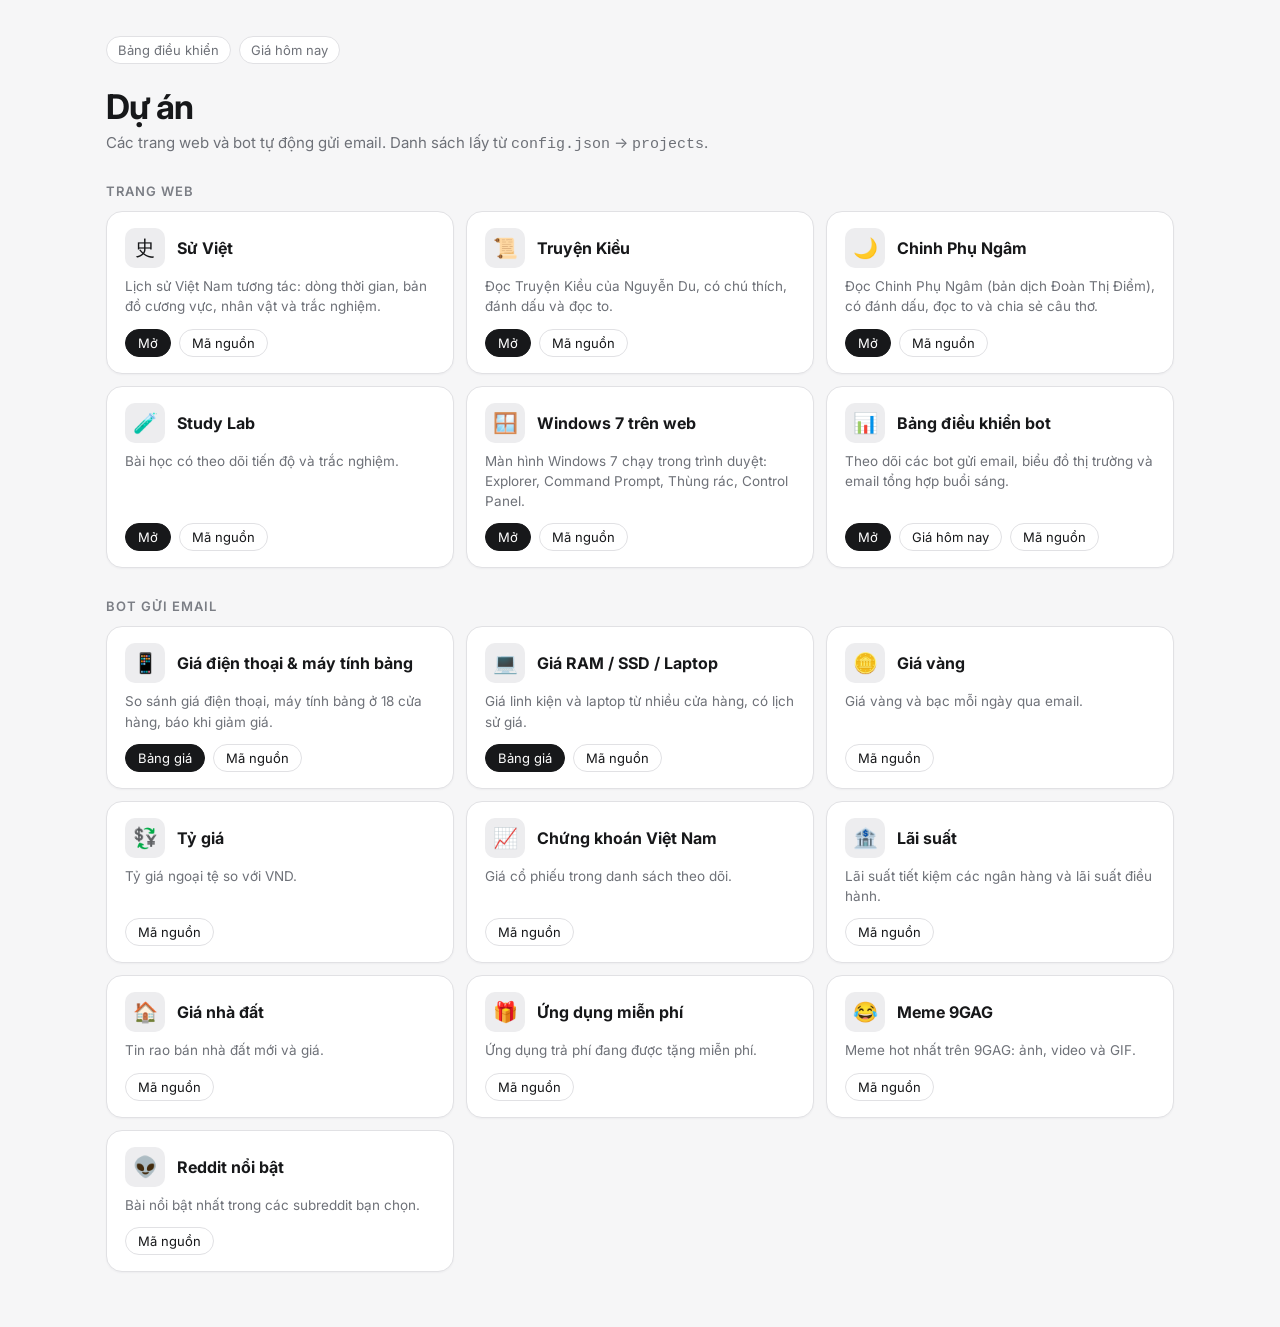
<file: projects.html>
<!DOCTYPE html>
<html lang="vi">
<head>
<meta charset="UTF-8">
<meta name="viewport" content="width=device-width, initial-scale=1.0">
<title>Dự án</title>
<meta name="description" content="Tất cả trang web và bot của tuongphanbase.">
<script>
  (function(){
    let t = null; try{ t = localStorage.getItem('fleet_theme'); }catch(e){}
    document.documentElement.setAttribute('data-theme', t || (matchMedia('(prefers-color-scheme: dark)').matches ? 'dark' : 'light'));
  })();
</script>
<link rel="preconnect" href="https://fonts.googleapis.com">
<link href="https://fonts.googleapis.com/css2?family=Inter:wght@400;500;600;700;800&display=swap" rel="stylesheet">
<link rel="stylesheet" href="theme.css">
<style>
  *{box-sizing:border-box;}
  body{margin:0;background:var(--canvas);color:var(--text);font-family:var(--font-body);}
  main{max-width:1100px;margin:0 auto;padding:36px 16px 56px;}
  h1{font-family:var(--font-display);font-size:34px;letter-spacing:-.03em;margin:0 0 6px;}
  .lead{color:var(--text-secondary);margin:0 0 28px;font-size:15px;}
  h2{font-family:var(--font-display);font-size:13px;font-weight:600;letter-spacing:.08em;text-transform:uppercase;color:var(--text-tertiary);margin:30px 0 12px;}
  .grid{display:grid;grid-template-columns:repeat(auto-fill,minmax(min(100%,300px),1fr));gap:12px;}
  .card{background:var(--bg);border:1px solid var(--border);border-radius:var(--radius-lg);padding:16px 18px;display:flex;flex-direction:column;gap:8px;box-shadow:var(--shadow-card);}
  .card-top{display:flex;gap:12px;align-items:center;}
  .icon{width:40px;height:40px;flex:none;border-radius:10px;display:grid;place-items:center;font-size:20px;background:var(--surface-alt);}
  .card h3{margin:0;font-size:16px;}
  .card p{margin:0;font-size:13.5px;line-height:1.5;color:var(--text-secondary);flex:1;}
  .links{display:flex;gap:8px;flex-wrap:wrap;margin-top:4px;}
  .links a{font-size:13px;text-decoration:none;border-radius:var(--radius-pill);padding:5px 12px;border:1px solid var(--border);color:var(--text);}
  .links a.primary{background:var(--text);color:var(--bg);border-color:var(--text);}
  .links a:hover{border-color:var(--text-tertiary);}
  nav.top{display:flex;gap:8px;margin-bottom:22px;}
  nav.top a{font-size:13px;color:var(--text-secondary);text-decoration:none;border:1px solid var(--border);border-radius:var(--radius-pill);padding:5px 11px;background:var(--bg);}
  .error{color:var(--danger);}
</style>
</head>
<body>
<main>
  <nav class="top" aria-label="Trang khác">
    <a href="./">Bảng điều khiển</a>
    <a href="prices.html">Giá hôm nay</a>
  </nav>
  <h1>Dự án</h1>
  <p class="lead">Các trang web và bot tự động gửi email. Danh sách lấy từ <code>config.json</code> → <code>projects</code>.</p>
  <h2>Trang web</h2>
  <div class="grid" id="sites"></div>
  <h2>Bot gửi email</h2>
  <div class="grid" id="bots"></div>
</main>
<script>
  const el = (tag, cls, text) => { const n = document.createElement(tag); if(cls) n.className = cls; if(text != null) n.textContent = text; return n; };
  function link(text, href, primary){ const a = el('a', primary ? 'primary' : null, text); a.href = href; return a; }

  function card(p, owner){
    const pages = `https://${owner}.github.io/${p.repo}/`;
    const repo = `https://github.com/${owner}/${p.repo}`;
    const c = el('article', 'card');
    const top = el('div', 'card-top');
    top.append(el('div', 'icon', p.icon || '•'), el('h3', null, p.title || p.repo));
    const links = el('div', 'links');
    if(p.kind === 'site') links.append(link('Mở', p.repo === 'emailer-dashboard' ? './' : pages, true));
    else if(p.pages) links.append(link('Bảng giá', pages, true));
    (p.links || []).forEach(([text, href]) => links.append(link(text, href)));
    links.append(link('Mã nguồn', repo));
    c.append(top, el('p', null, p.description || ''), links);
    return c;
  }

  fetch('config.json?_=' + Date.now()).then(r => r.json()).then(cfg => {
    const owner = cfg.owner;
    (cfg.projects || []).forEach(p => document.getElementById(p.kind === 'site' ? 'sites' : 'bots').appendChild(card(p, owner)));
  }).catch(e => {
    document.getElementById('sites').appendChild(el('p', 'error', `Không đọc được config.json (${e.message}).`));
  });
</script>
</body>
</html>
</file>
<file: theme.css>
/* Shared colours, fonts and sizes for every page of the dashboard. */
/* ---------- Design tokens ---------- */
:root{
  --bg:            #FFFFFF;  /* card / surface */
  --canvas:        #F6F6F7;  /* page background */
  --surface-alt:   #EDEDEF;  /* recessed fill, e.g. inputs, disabled */
  --border:        #E1E1E4;

  --text:          #17181A;
  --text-secondary:#6E7178;
  --text-tertiary: #7B7E85;

  --brand:         #2563EB;
  --brand-dark:    #1D4ED8;
  --success:       #1E8A4C;
  --danger:        #C13C30;

  --cat-price:    #1D4ED8;
  --cat-finance:  #7C3AED;
  --cat-social:   #DB2777;

  --radius-sm: 9px;
  --radius-md: 12px;
  --radius-lg: 16px;
  --radius-pill: 999px;

  --shadow-card: 0 1px 2px rgba(16,24,40,.04);
  --focus-ring: rgba(37,99,235,.15);

  --font-display: 'Inter', sans-serif;
  --font-body:    'Inter', sans-serif;
}

html[data-theme="dark"]{
  --bg:            #1C1D1F;
  --canvas:        #101112;
  --surface-alt:   #26282B;
  --border:        #2E3033;

  --text:          #EDEEEF;
  --text-secondary:#9DA0A6;
  --text-tertiary: #84878E;

  --brand:         #5B8DEF;
  --brand-dark:    #82AAF5;
  --success:       #34C77B;
  --danger:        #E0574A;

  --cat-price:    #5B8DEF;
  --cat-finance:  #A78BFA;
  --cat-social:   #F472B6;

  --shadow-card: 0 1px 3px rgba(0,0,0,.4);
  --focus-ring: rgba(91,141,239,.25);
}
</file>
<file: markets.css>
/* ---------- Markets (charts from data/summary.json) ---------- */
:root{
  --series-1:#2a78d6; --series-2:#eb6834; --series-3:#1baf7a;
  --spark:#9DA0A6; --grid:#ECECEE; --axis:#C9CACE;
}
html[data-theme="dark"]{
  --series-1:#3987e5; --series-2:#d95926; --series-3:#199e70;
  --spark:#6E7178; --grid:#26282B; --axis:#3A3C40;
}
.markets{margin-top:44px;}
.markets-head{display:flex;align-items:baseline;justify-content:space-between;gap:12px;flex-wrap:wrap;margin-bottom:6px;}
.markets-sub{font-family:var(--font-body);font-size:12.5px;color:var(--text-tertiary);margin:0 0 16px;}
.range-tabs{display:flex;gap:4px;}
.range-tabs button{
  font-family:var(--font-body);font-size:12px;font-weight:500;color:var(--text-secondary);
  background:transparent;border:1px solid var(--border);border-radius:var(--radius-pill);
  padding:4px 11px;cursor:pointer;
}
.range-tabs button[aria-pressed="true"]{background:var(--text);color:var(--bg);border-color:var(--text);}
.m-card{
  background:var(--bg);border:1px solid var(--border);border-radius:var(--radius-lg);
  box-shadow:var(--shadow-card);padding:18px 20px;margin-bottom:16px;
}
.m-card h2{font-family:var(--font-display);font-size:15px;font-weight:600;margin:0 0 2px;color:var(--text);}
.m-card .m-note{font-family:var(--font-body);font-size:12px;color:var(--text-tertiary);margin:0 0 12px;}
.m-empty{font-family:var(--font-body);font-size:13px;color:var(--text-tertiary);padding:8px 0;}
.m-grid{display:grid;grid-template-columns:repeat(auto-fill,minmax(140px,1fr));gap:12px;}
.tile{border:1px solid var(--border);border-radius:var(--radius-md);padding:12px 14px 8px;min-width:0;}
.tile .t-label{font-family:var(--font-body);font-size:12px;color:var(--text-secondary);}
.tile .t-value{font-family:var(--font-body);font-size:19px;font-weight:600;color:var(--text);margin-top:2px;white-space:nowrap;overflow:hidden;text-overflow:ellipsis;}
.delta{font-family:var(--font-body);font-size:12px;font-weight:500;white-space:nowrap;}
.delta.up{color:var(--success);} .delta.down{color:var(--danger);} .delta.flat{color:var(--text-tertiary);}
.chart{position:relative;width:100%;}
.chart svg{display:block;width:100%;overflow:visible;}
.chart:focus-visible{outline:2px solid var(--brand);outline-offset:4px;border-radius:6px;}
.chart .tick{font-family:var(--font-body);font-size:10.5px;fill:var(--text-tertiary);font-variant-numeric:tabular-nums;}
.chart .end-label{font-family:var(--font-body);font-size:11.5px;fill:var(--text-secondary);}
.m-tip{
  position:absolute;pointer-events:none;z-index:5;min-width:120px;
  background:var(--bg);border:1px solid var(--border);border-radius:var(--radius-sm);
  box-shadow:0 4px 14px rgba(16,24,40,.12);padding:8px 10px;
  font-family:var(--font-body);font-size:12px;color:var(--text-secondary);display:none;
}
.m-tip .tip-date{font-size:11px;color:var(--text-tertiary);margin-bottom:4px;}
.m-tip .tip-row{display:flex;align-items:center;gap:6px;white-space:nowrap;}
.m-tip .tip-row b{color:var(--text);font-weight:600;font-variant-numeric:tabular-nums;}
.m-tip .key{display:inline-block;width:12px;height:2px;border-radius:2px;flex-shrink:0;}
.legend{display:flex;flex-wrap:wrap;gap:6px 16px;margin:0 0 10px;font-family:var(--font-body);font-size:12px;color:var(--text-secondary);}
.legend span{display:inline-flex;align-items:center;gap:6px;}
.legend .key{display:inline-block;width:14px;height:2px;border-radius:2px;}
.m-table{width:100%;border-collapse:collapse;font-family:var(--font-body);font-size:13px;}
.m-table th{text-align:left;font-size:10.5px;font-weight:500;color:var(--text-tertiary);text-transform:uppercase;letter-spacing:.06em;padding:6px 8px;border-bottom:1px solid var(--border);}
.m-table td{padding:7px 8px;border-bottom:1px solid var(--border);color:var(--text);}
.m-table tr:last-child td{border-bottom:none;}
.m-table .num{text-align:right;font-variant-numeric:tabular-nums;white-space:nowrap;}
.m-table a{color:var(--text);text-decoration:none;}
.m-table a:hover{text-decoration:underline;}
.m-two{display:grid;grid-template-columns:1fr 1fr;gap:16px;}
.m-table-wrap{overflow-x:auto;}
details.m-data{margin-top:10px;font-family:var(--font-body);font-size:12px;color:var(--text-secondary);}
details.m-data summary{cursor:pointer;}
@media (max-width:760px){ .m-two{grid-template-columns:1fr;} }
:root{--series-4:#8e5cd9; --series-5:#d4a017;}
html[data-theme="dark"]{--series-4:#a37ef0; --series-5:#e0b43a;}
#mSections{display:grid;grid-template-columns:repeat(auto-fit,minmax(min(100%,460px),1fr));gap:0 16px;align-items:start;}
.m-block{position:relative;margin-top:6px;}
.m-block + .m-block{margin-top:14px;}
.m-tools{display:flex;justify-content:flex-end;gap:6px;margin:-4px 0 6px;}
.m-tool{
  font-family:var(--font-body);font-size:11.5px;font-weight:500;color:var(--text-secondary);
  background:transparent;border:1px solid var(--border);border-radius:var(--radius-pill);
  padding:3px 10px;cursor:pointer;line-height:1.4;
}
.m-tool:hover{color:var(--text);border-color:var(--text-tertiary);}
.m-block > .m-tool{margin-top:8px;}
.m-caption{font-family:var(--font-body);font-size:12.5px;font-weight:600;color:var(--text-secondary);margin:4px 0 2px;}
.m-sub{font-family:var(--font-body);font-size:12.5px;font-weight:600;color:var(--text-secondary);margin:14px 0 2px;}
.m-dialog{
  width:min(1100px,calc(100vw - 24px));max-height:calc(100vh - 24px);padding:0;
  border:1px solid var(--border);border-radius:var(--radius-lg);background:var(--bg);color:var(--text);
}
.m-dialog::backdrop{background:rgba(0,0,0,.45);}
.m-dialog-head{display:flex;align-items:center;gap:8px;padding:14px 18px;border-bottom:1px solid var(--border);position:sticky;top:0;background:var(--bg);z-index:2;}
.m-dialog-head h2{font-family:var(--font-display);font-size:16px;margin:0;flex:1;}
.m-dialog-body{padding:16px 18px 20px;overflow:auto;}
.m-table td{overflow-wrap:anywhere;}
.m-table td.num{overflow-wrap:normal;}
.markets-title{display:flex;align-items:center;gap:8px;flex-wrap:wrap;}
.markets-title h1{margin-right:6px;}
a.m-tool{text-decoration:none;}
</file>
